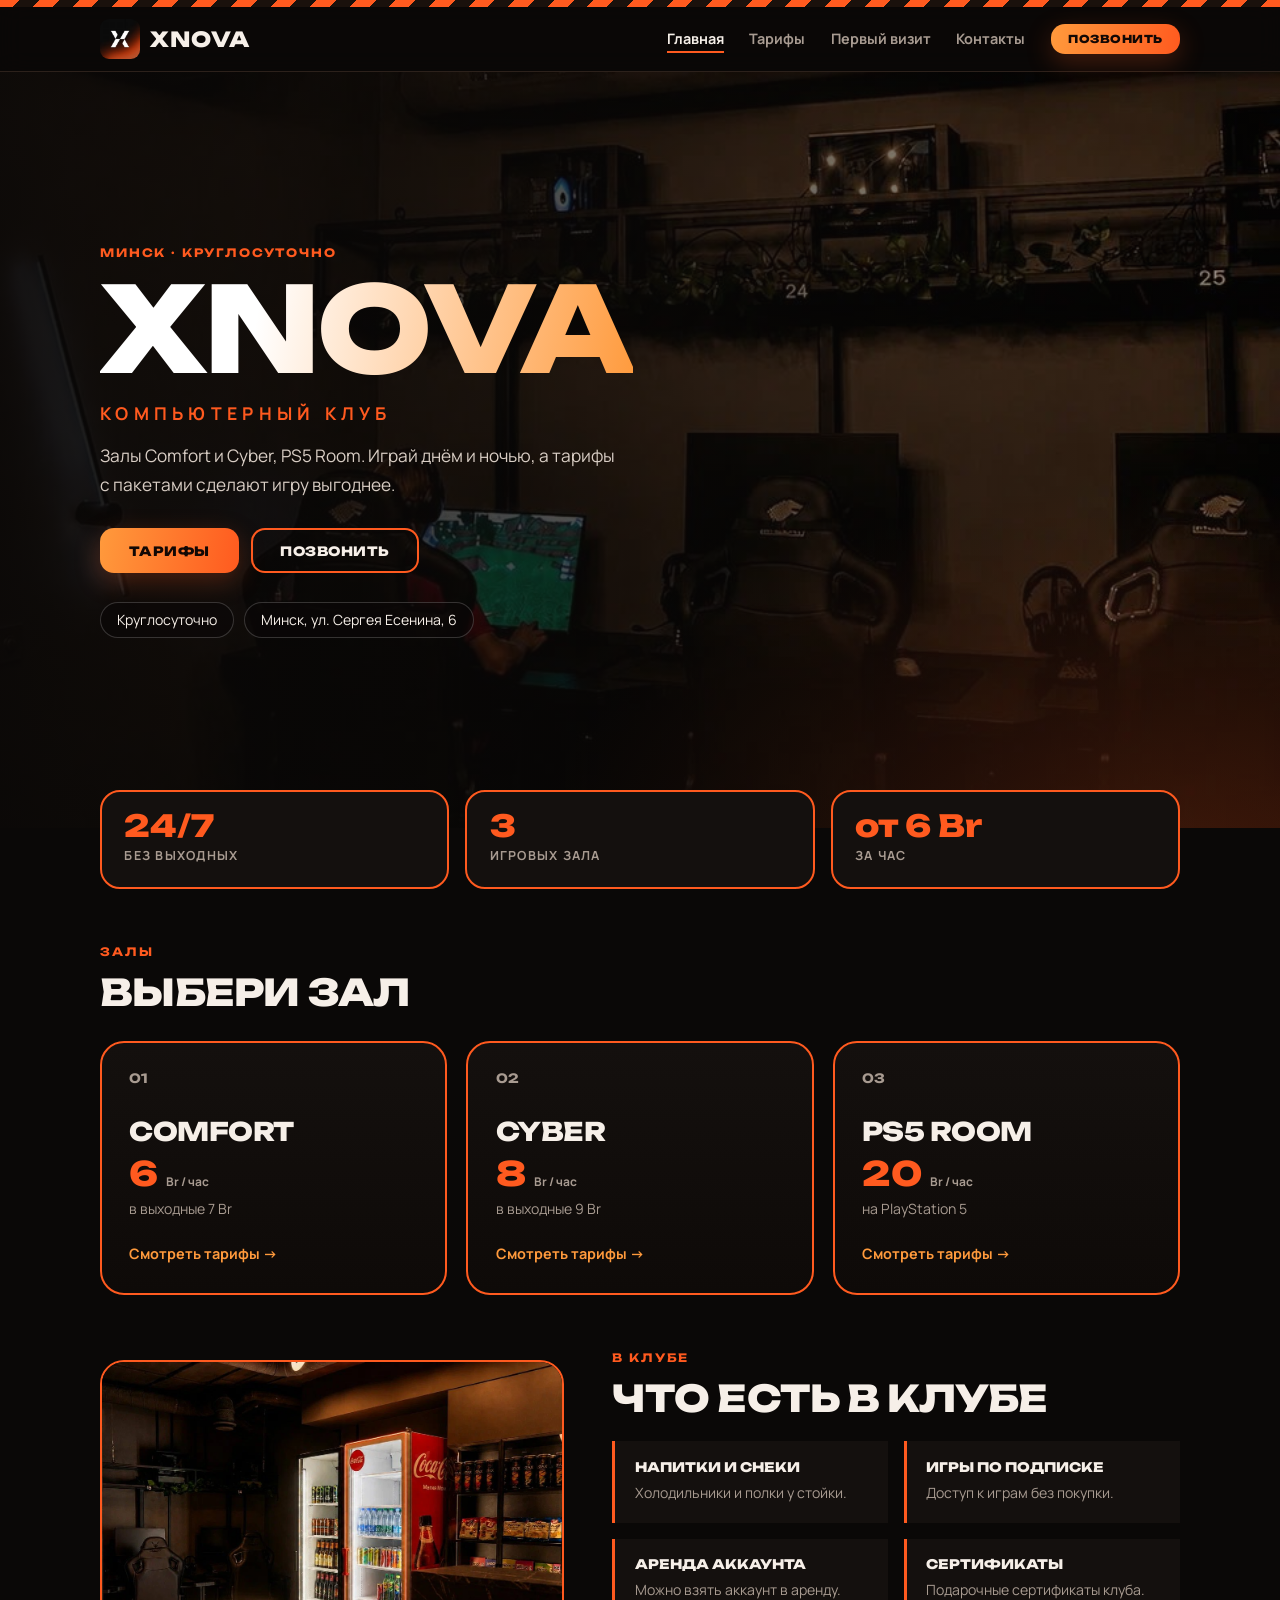
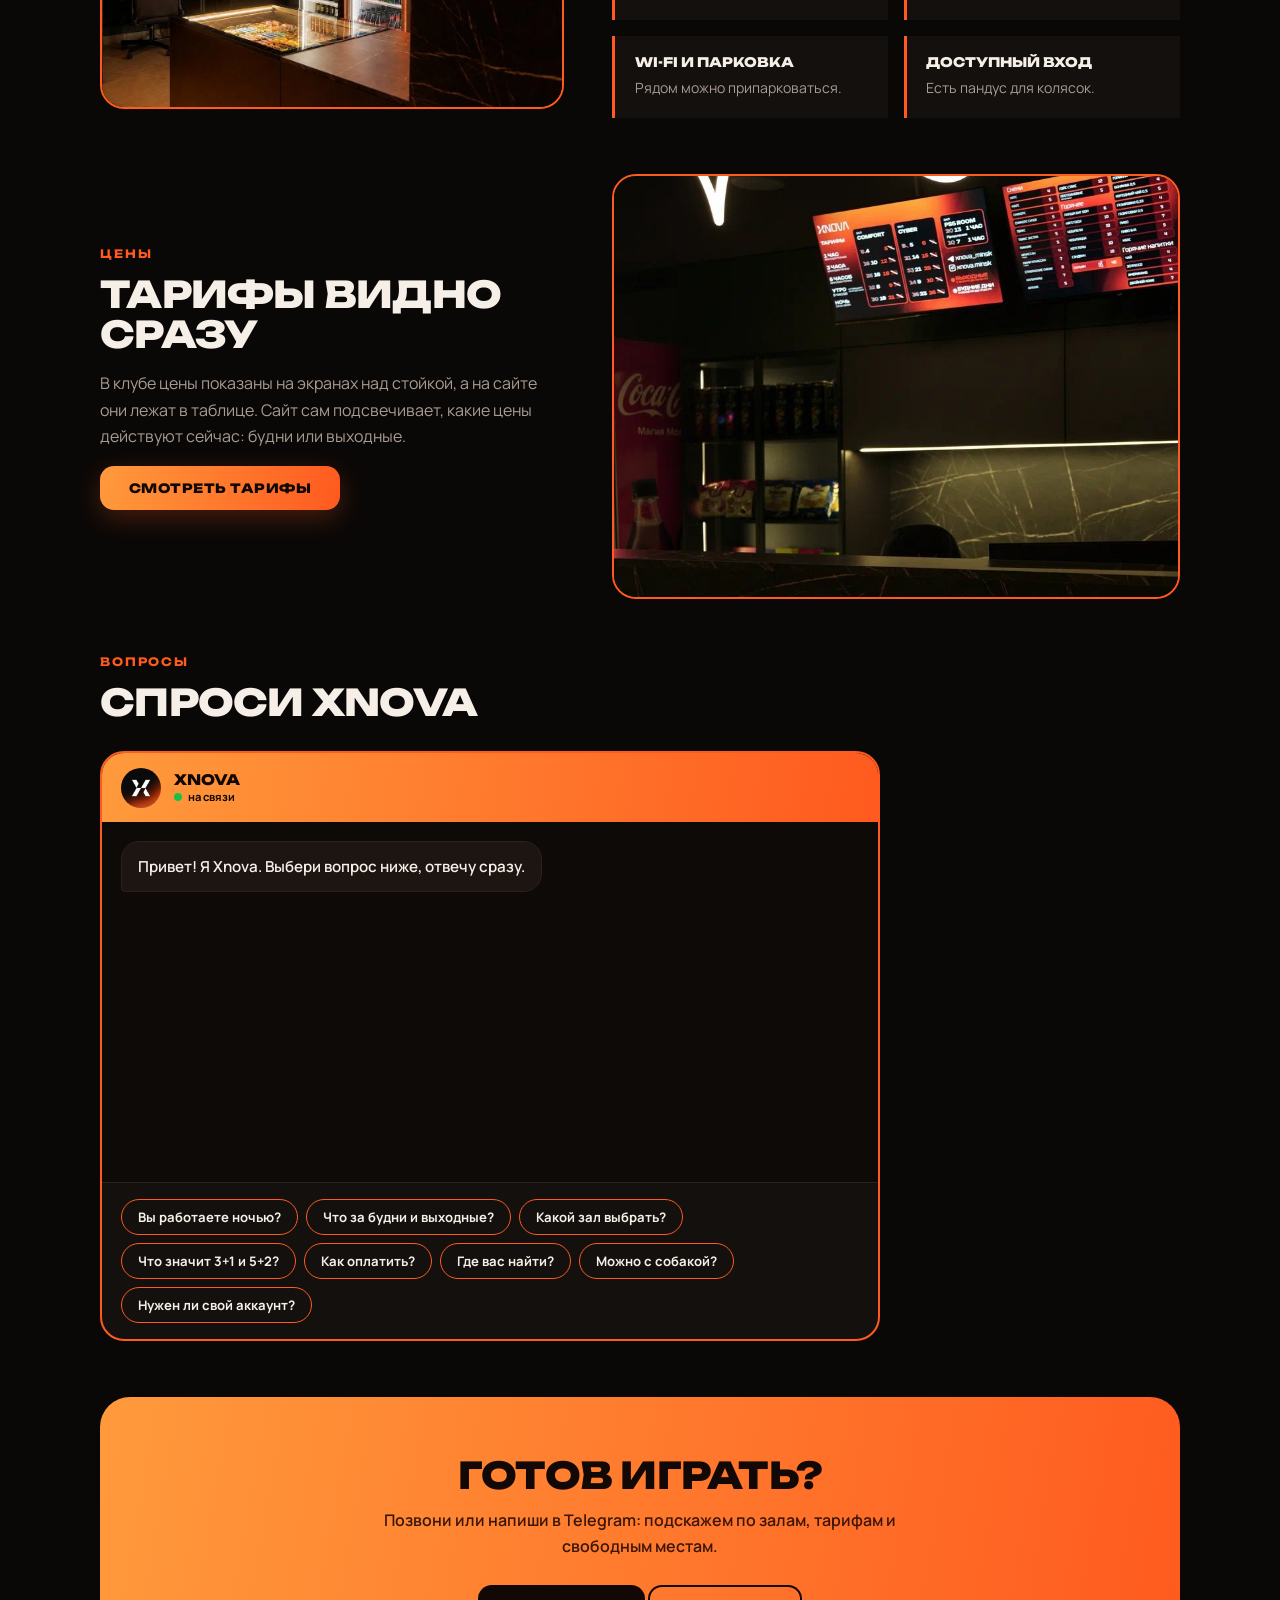
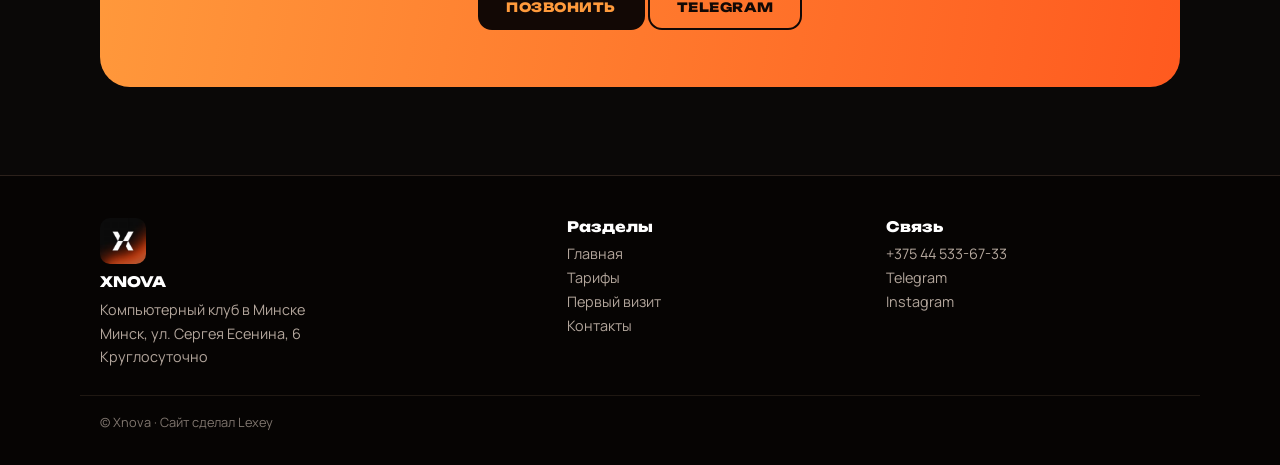
<file: index.html>
<!DOCTYPE html><html lang="ru"><head><meta charset="UTF-8"><meta name="viewport" content="width=device-width,initial-scale=1,viewport-fit=cover"><meta name="theme-color" content="#0a0807"><script>document.documentElement.className="js"</script><link rel="icon" href="favicon.ico" sizes="any"><link rel="icon" type="image/png" sizes="32x32" href="favicon-32.png"><link rel="icon" type="image/png" sizes="192x192" href="favicon-192.png"><link rel="apple-touch-icon" href="favicon-180.png"><link rel="preconnect" href="https://fonts.googleapis.com"><link rel="preconnect" href="https://fonts.gstatic.com" crossorigin><link href="https://fonts.googleapis.com/css2?family=Unbounded:wght@600;800&family=Manrope:wght@400;500;700;800&display=swap" rel="stylesheet"><link rel="stylesheet" href="css/style.css"><title>Xnova — компьютерный клуб в Минске, ул. Сергея Есенина, 6</title><meta name="description" content="Xnova — компьютерный клуб в Минске на Сергея Есенина, 6. Залы Comfort и Cyber, PS5 Room. Круглосуточно. Тарифы, как добраться, ответы на вопросы."></head><body><header id="site-header"></header>
<main><section class="hero" style="padding:0"><div class="wrap"><span class="eyebrow">Минск · Круглосуточно</span><h1><span>Xnova</span><small>Компьютерный клуб</small></h1><p>Залы Comfort и Cyber, PS5 Room. Играй днём и ночью, а тарифы с пакетами сделают игру выгоднее.</p><div class="acts"><a class="btn" href="prices.html">Тарифы</a><a class="btn ghost" data-tel href="#">Позвонить</a></div><div class="chips"><span data-site="hours"></span><span data-site="address"></span></div></div></section>
<div class="wrap"><div class="stats"><div class="stat"><b>24/7</b><span>без выходных</span></div><div class="stat"><b>3</b><span>игровых зала</span></div><div class="stat"><b>от <i data-from style="font-style:normal"></i> Br</b><span>за час</span></div></div></div>
<section><div class="wrap"><span class="eyebrow">Залы</span><h2>Выбери зал</h2><div class="grid3" id="halls"></div></div></section>
<section style="padding-top:0"><div class="wrap split"><div class="ph"><img src="images/bar.jpg" alt="Напитки и снеки в клубе" loading="lazy"></div><div><span class="eyebrow">В клубе</span><h2>Что есть в клубе</h2><div class="facts"><div><b>Напитки и снеки</b><span>Холодильники и полки у стойки.</span></div><div><b>Игры по подписке</b><span>Доступ к играм без покупки.</span></div><div><b>Аренда аккаунта</b><span>Можно взять аккаунт в аренду.</span></div><div><b>Сертификаты</b><span>Подарочные сертификаты клуба.</span></div><div><b>Wi-Fi и парковка</b><span>Рядом можно припарковаться.</span></div><div><b>Доступный вход</b><span>Есть пандус для колясок.</span></div></div></div></div></section>
<section style="padding-top:0"><div class="wrap split rev"><div class="ph"><img src="images/boards.jpg" style="--pos:50% 22%" alt="Экраны с тарифами над стойкой" loading="lazy"></div><div><span class="eyebrow">Цены</span><h2>Тарифы видно сразу</h2><p class="mut">В клубе цены показаны на экранах над стойкой, а на сайте они лежат в таблице. Сайт сам подсвечивает, какие цены действуют сейчас: будни или выходные.</p><p><a class="btn" href="prices.html">Смотреть тарифы</a></p></div></div></section>
<section style="padding-top:0"><div class="wrap"><span class="eyebrow">Вопросы</span><h2>Спроси Xnova</h2><div class="chat" id="chat"><div class="chead"><img src="images/logo-mark.png" alt="" width="40" height="40"><div>Xnova<small>на связи</small></div></div><div class="msgs"></div><div class="cps"></div></div></div></section>
<section style="padding-top:0"><div class="wrap"><div class="cta"><h2>Готов играть?</h2><p>Позвони или напиши в Telegram: подскажем по залам, тарифам и свободным местам.</p><a class="btn" data-tel href="#">Позвонить</a> <a class="btn ghost" data-tg href="#" target="_blank" rel="noopener">Telegram</a></div></div></section></main><footer id="site-footer"></footer><script src="js/data.js"></script><script src="js/main.js"></script></body></html>
</file>
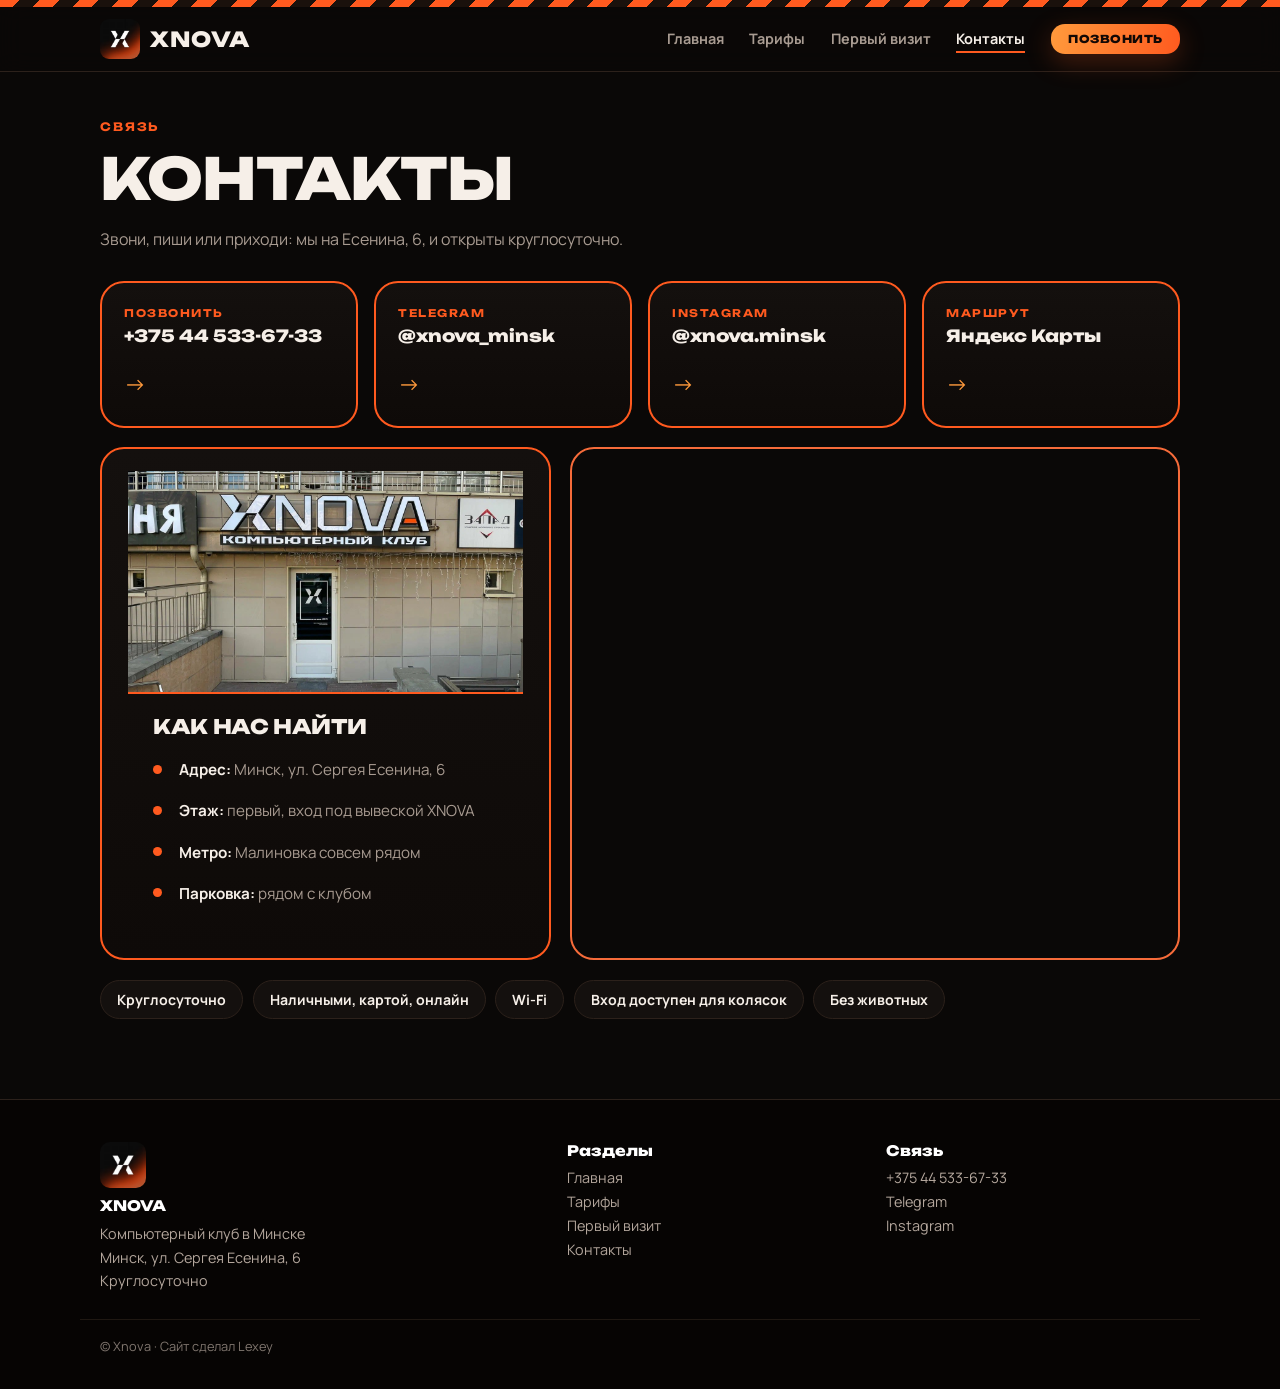
<file: contacts.html>
<!DOCTYPE html><html lang="ru"><head><meta charset="UTF-8"><meta name="viewport" content="width=device-width,initial-scale=1,viewport-fit=cover"><meta name="theme-color" content="#0a0807"><script>document.documentElement.className="js"</script><link rel="icon" href="favicon.ico" sizes="any"><link rel="icon" type="image/png" sizes="32x32" href="favicon-32.png"><link rel="icon" type="image/png" sizes="192x192" href="favicon-192.png"><link rel="apple-touch-icon" href="favicon-180.png"><link rel="preconnect" href="https://fonts.googleapis.com"><link rel="preconnect" href="https://fonts.gstatic.com" crossorigin><link href="https://fonts.googleapis.com/css2?family=Unbounded:wght@600;800&family=Manrope:wght@400;500;700;800&display=swap" rel="stylesheet"><link rel="stylesheet" href="css/style.css"><title>Контакты — Xnova, Минск</title><meta name="description" content="Xnova: Минск, ул. Сергея Есенина, 6, 1 этаж. Круглосуточно. Телефон, Telegram, Instagram, карта."></head><body><header id="site-header"></header>
<main><div class="wrap page"><span class="eyebrow">Связь</span><h1 class="big">Контакты</h1><p class="mut" style="max-width:560px">Звони, пиши или приходи: мы на Есенина, 6, и открыты круглосуточно.</p>
<div class="acts4"><a class="box act rv" data-tel href="#"><small>Позвонить</small><b data-site="phone"></b><span>→</span></a><a class="box act rv" data-tg href="#" target="_blank" rel="noopener"><small>Telegram</small><b>@xnova_minsk</b><span>→</span></a><a class="box act rv" data-ig href="#" target="_blank" rel="noopener"><small>Instagram</small><b>@xnova.minsk</b><span>→</span></a><a class="box act rv" data-map href="#" target="_blank" rel="noopener"><small>Маршрут</small><b>Яндекс Карты</b><span>→</span></a></div>
<div class="find"><div class="box"><img src="images/facade.jpg" alt="Вход в клуб Xnova" loading="lazy"><div class="in"><h3>Как нас найти</h3><ul class="path"><li><b>Адрес:</b> <span data-site="address"></span></li><li><b>Этаж:</b> первый, вход под вывеской XNOVA</li><li><b>Метро:</b> Малиновка совсем рядом</li><li><b>Парковка:</b> рядом с клубом</li></ul></div></div>
<iframe title="Карта: Xnova" loading="lazy" src="https://yandex.by/map-widget/v1/?ll=27.471748%2C53.849557&z=17&pt=27.471748%2C53.849557%2Cpm2rdm"></iframe></div>
<div class="infobar"><span>Круглосуточно</span><span>Наличными, картой, онлайн</span><span>Wi-Fi</span><span>Вход доступен для колясок</span><span>Без животных</span></div></div></main><footer id="site-footer"></footer><script src="js/data.js"></script><script src="js/main.js"></script></body></html>
</file>
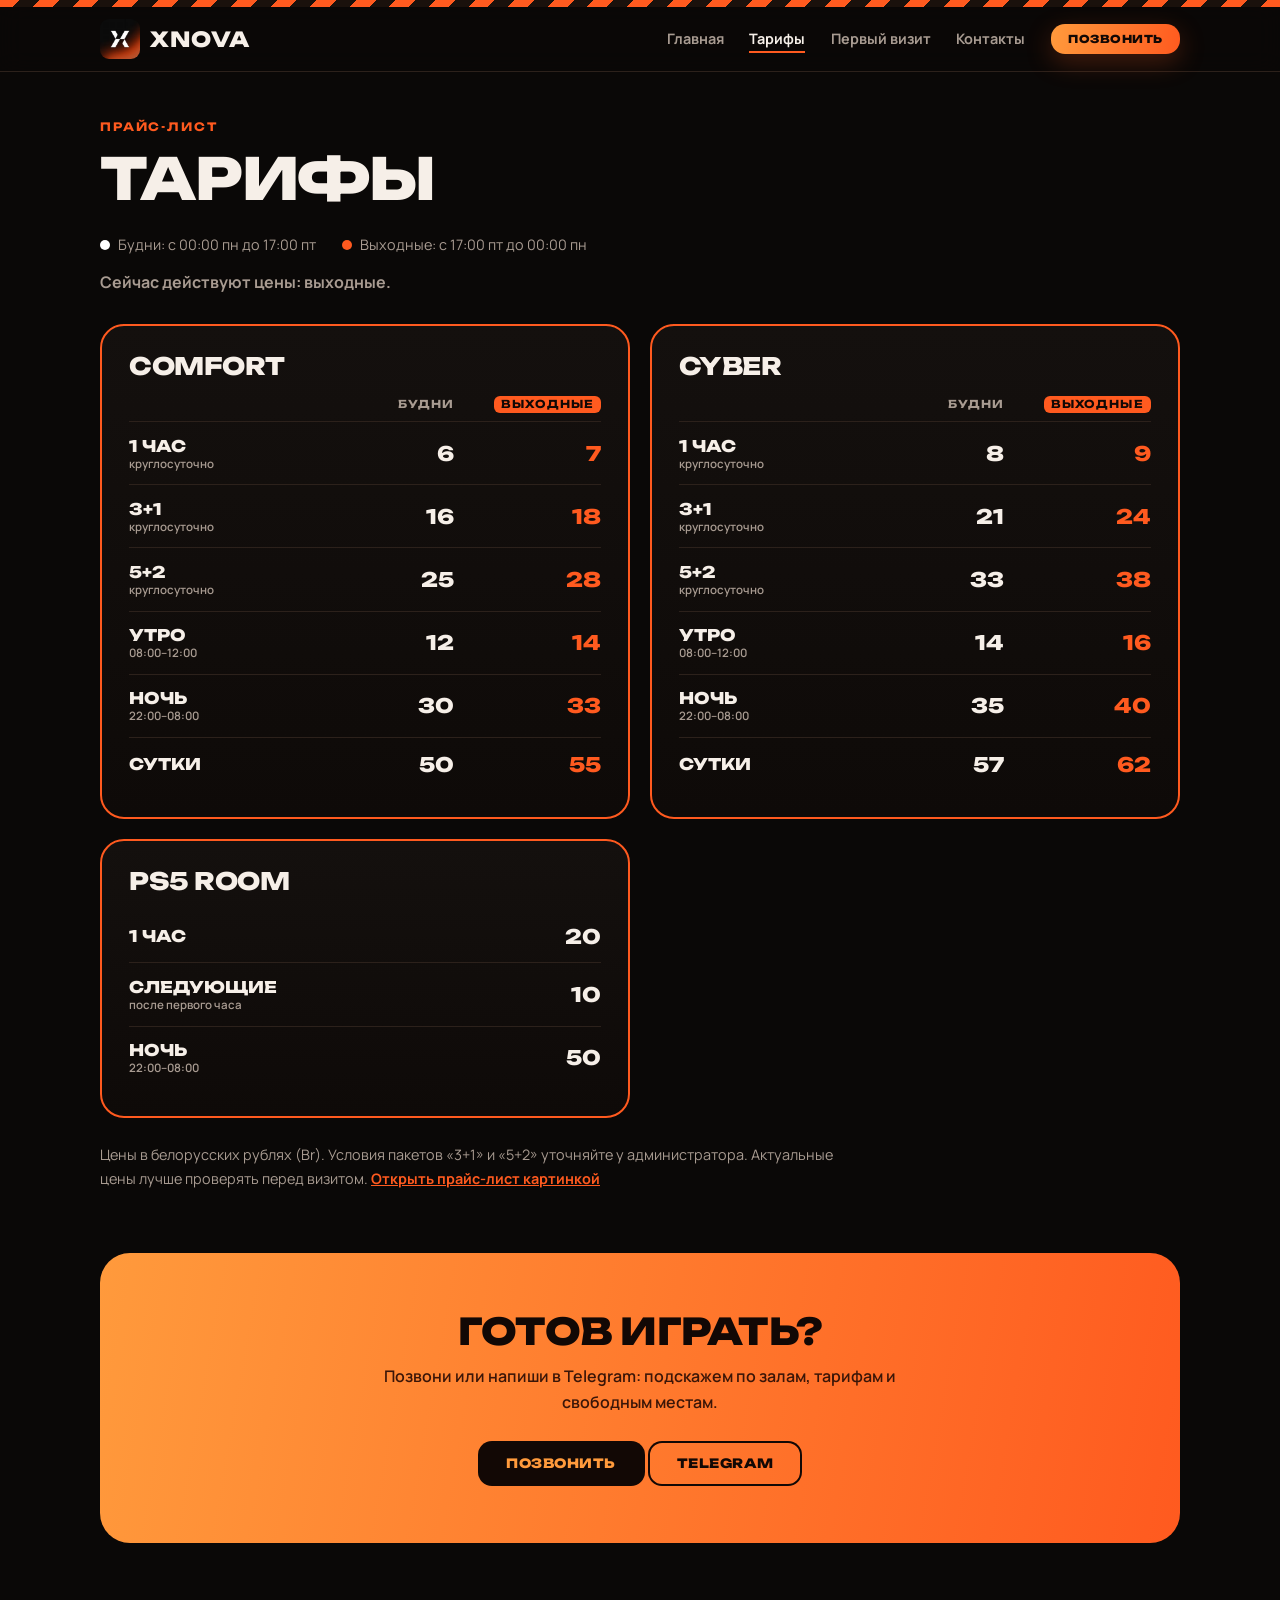
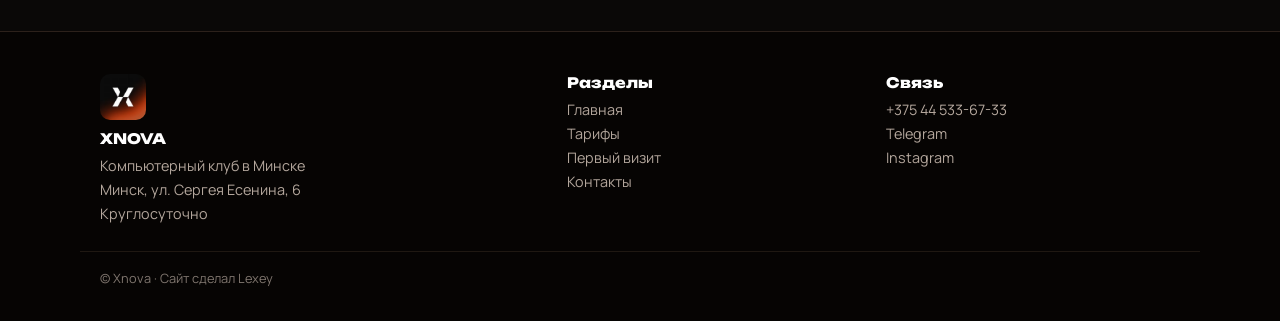
<file: prices.html>
<!DOCTYPE html><html lang="ru"><head><meta charset="UTF-8"><meta name="viewport" content="width=device-width,initial-scale=1,viewport-fit=cover"><meta name="theme-color" content="#0a0807"><script>document.documentElement.className="js"</script><link rel="icon" href="favicon.ico" sizes="any"><link rel="icon" type="image/png" sizes="32x32" href="favicon-32.png"><link rel="icon" type="image/png" sizes="192x192" href="favicon-192.png"><link rel="apple-touch-icon" href="favicon-180.png"><link rel="preconnect" href="https://fonts.googleapis.com"><link rel="preconnect" href="https://fonts.gstatic.com" crossorigin><link href="https://fonts.googleapis.com/css2?family=Unbounded:wght@600;800&family=Manrope:wght@400;500;700;800&display=swap" rel="stylesheet"><link rel="stylesheet" href="css/style.css"><title>Тарифы — Xnova, Минск</title><meta name="description" content="Тарифы компьютерного клуба Xnova в Минске: залы Comfort, Cyber и PS5 Room, цены в будни и выходные."></head><body><header id="site-header"></header>
<main><div class="wrap page"><span class="eyebrow">Прайс-лист</span><h1 class="big">Тарифы</h1><div class="legend"><span><i></i>Будни: с 00:00 пн до 17:00 пт</span><span><i class="o"></i>Выходные: с 17:00 пт до 00:00 пн</span></div><p id="now" class="mut" style="margin:.8rem 0 0;font-weight:700"></p><div class="tgrid" id="tariffs"></div>
<p class="note">Цены в белорусских рублях (Br). Условия пакетов «3+1» и «5+2» уточняйте у администратора. Актуальные цены лучше проверять перед визитом. <a href="images/price-list.jpg" data-zoom="images/price-list.jpg">Открыть прайс-лист картинкой</a></p></div><section style="padding-top:0"><div class="wrap"><div class="cta"><h2>Готов играть?</h2><p>Позвони или напиши в Telegram: подскажем по залам, тарифам и свободным местам.</p><a class="btn" data-tel href="#">Позвонить</a> <a class="btn ghost" data-tg href="#" target="_blank" rel="noopener">Telegram</a></div></div></section></main><footer id="site-footer"></footer><script src="js/data.js"></script><script src="js/main.js"></script></body></html>
</file>
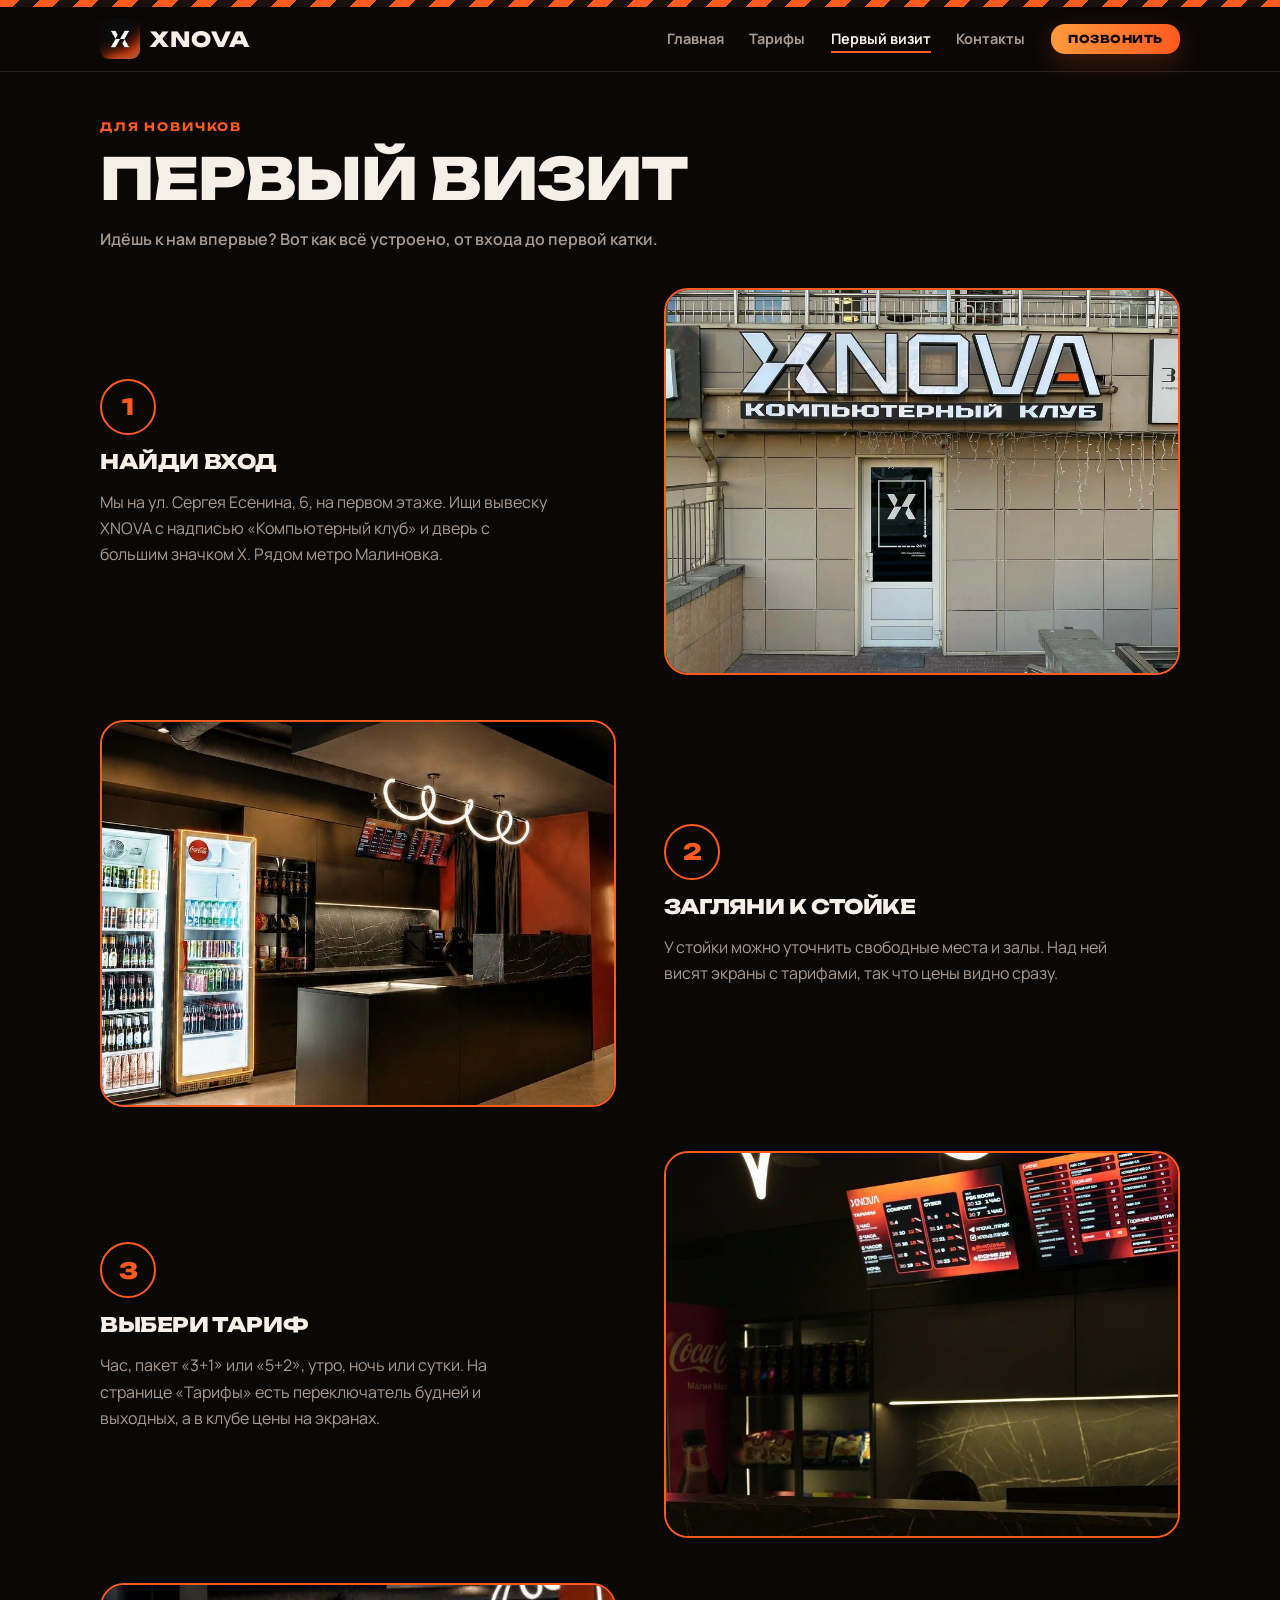
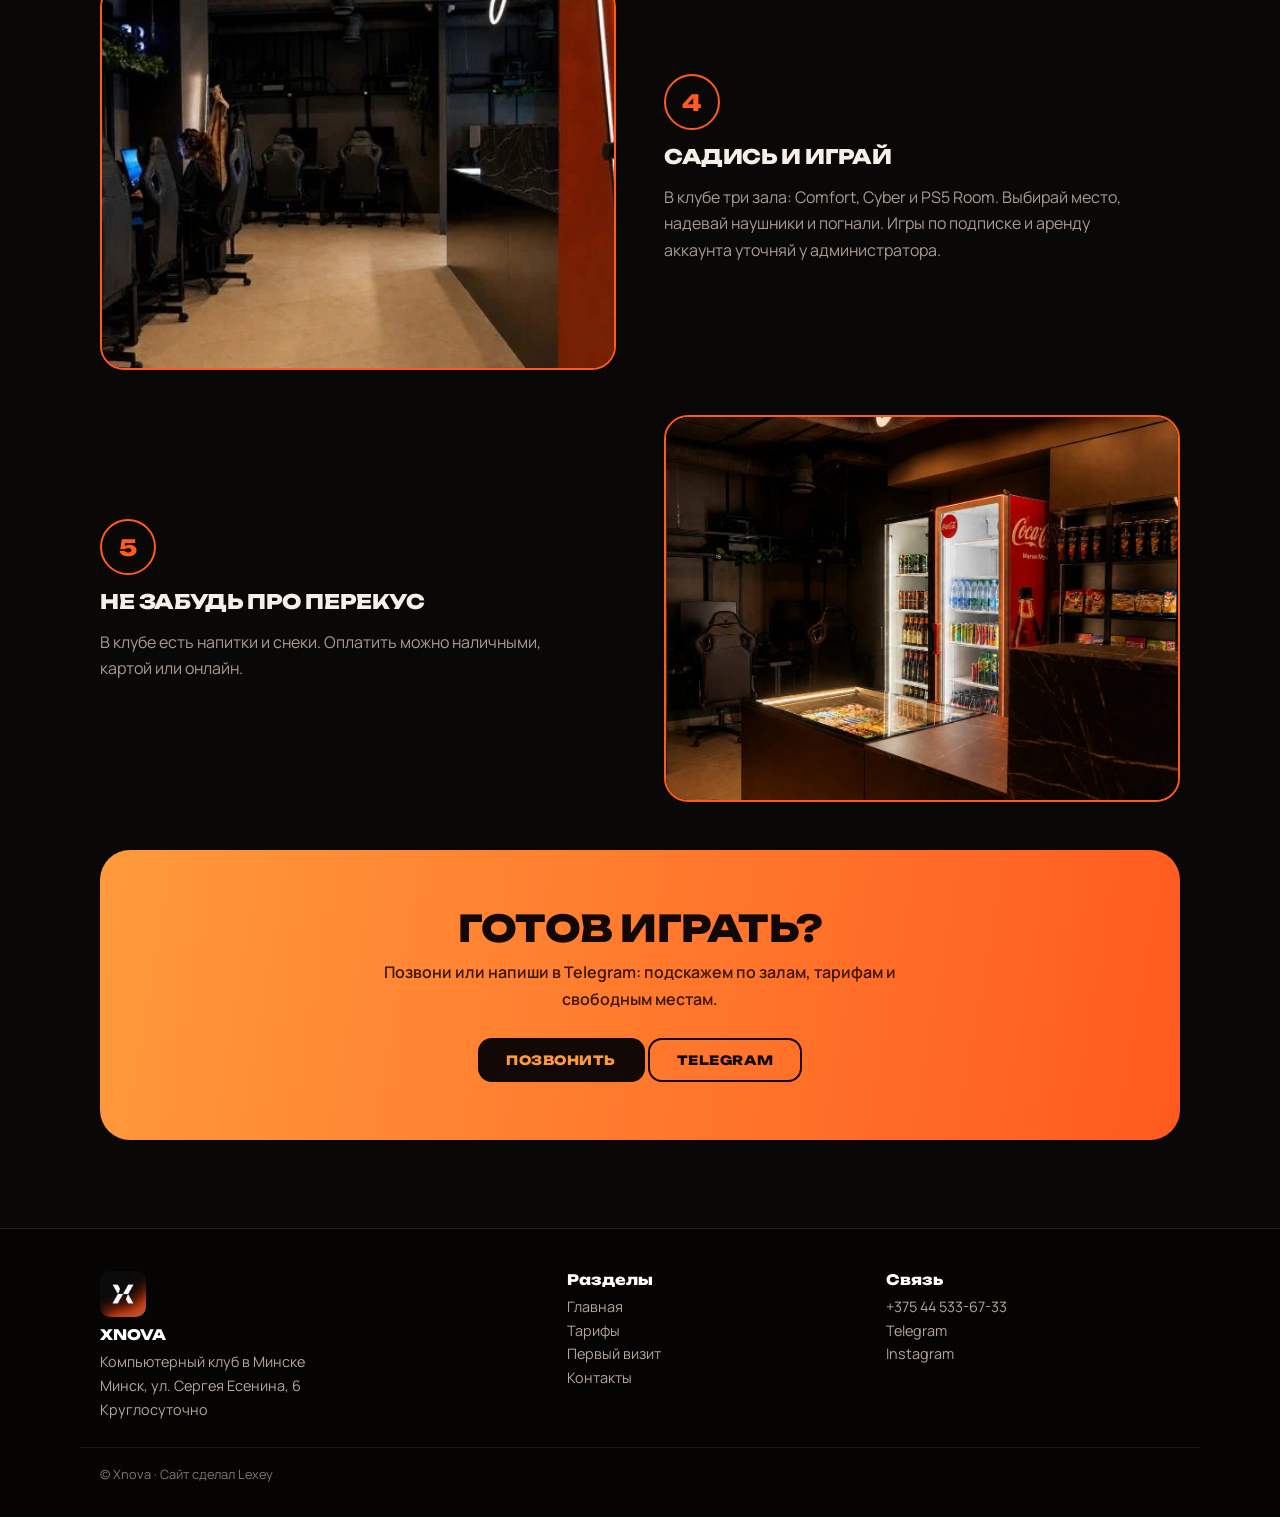
<file: visit.html>
<!DOCTYPE html><html lang="ru"><head><meta charset="UTF-8"><meta name="viewport" content="width=device-width,initial-scale=1,viewport-fit=cover"><meta name="theme-color" content="#0a0807"><script>document.documentElement.className="js"</script><link rel="icon" href="favicon.ico" sizes="any"><link rel="icon" type="image/png" sizes="32x32" href="favicon-32.png"><link rel="icon" type="image/png" sizes="192x192" href="favicon-192.png"><link rel="apple-touch-icon" href="favicon-180.png"><link rel="preconnect" href="https://fonts.googleapis.com"><link rel="preconnect" href="https://fonts.gstatic.com" crossorigin><link href="https://fonts.googleapis.com/css2?family=Unbounded:wght@600;800&family=Manrope:wght@400;500;700;800&display=swap" rel="stylesheet"><link rel="stylesheet" href="css/style.css"><title>Первый визит — Xnova, Минск</title><meta name="description" content="Как попасть в компьютерный клуб Xnova в Минске в первый раз: где вход, как выбрать зал и тариф, что есть в клубе."></head><body><header id="site-header"></header>
<main><div class="wrap page"><span class="eyebrow">Для новичков</span><h1 class="big">Первый визит</h1><p class="mut lede" style="font-weight:600;max-width:560px">Идёшь к нам впервые? Вот как всё устроено, от входа до первой катки.</p>
<div class="steps"><div class="step"><div><span class="nm">1</span><h3>Найди вход</h3><p>Мы на ул. Сергея Есенина, 6, на первом этаже. Ищи вывеску XNOVA с надписью «Компьютерный клуб» и дверь с большим значком X. Рядом метро Малиновка.</p></div><div class="ph"><img src="images/facade.jpg" alt="Вход в клуб Xnova" loading="lazy"></div></div>
<div class="step"><div><span class="nm">2</span><h3>Загляни к стойке</h3><p>У стойки можно уточнить свободные места и залы. Над ней висят экраны с тарифами, так что цены видно сразу.</p></div><div class="ph"><img src="images/reception.jpg" style="--pos:50% 60%" alt="Стойка администратора" loading="lazy"></div></div>
<div class="step"><div><span class="nm">3</span><h3>Выбери тариф</h3><p>Час, пакет «3+1» или «5+2», утро, ночь или сутки. На странице «Тарифы» есть переключатель будней и выходных, а в клубе цены на экранах.</p></div><div class="ph"><img src="images/boards.jpg" style="--pos:50% 22%" alt="Экраны с тарифами" loading="lazy"></div></div>
<div class="step"><div><span class="nm">4</span><h3>Садись и играй</h3><p>В клубе три зала: Comfort, Cyber и PS5 Room. Выбирай место, надевай наушники и погнали. Игры по подписке и аренду аккаунта уточняй у администратора.</p></div><div class="ph"><img src="images/interior.jpg" alt="Зал клуба" loading="lazy"></div></div>
<div class="step"><div><span class="nm">5</span><h3>Не забудь про перекус</h3><p>В клубе есть напитки и снеки. Оплатить можно наличными, картой или онлайн.</p></div><div class="ph"><img src="images/bar.jpg" alt="Напитки и снеки" loading="lazy"></div></div></div></div><section style="padding-top:0"><div class="wrap"><div class="cta"><h2>Готов играть?</h2><p>Позвони или напиши в Telegram: подскажем по залам, тарифам и свободным местам.</p><a class="btn" data-tel href="#">Позвонить</a> <a class="btn ghost" data-tg href="#" target="_blank" rel="noopener">Telegram</a></div></div></section></main><footer id="site-footer"></footer><script src="js/data.js"></script><script src="js/main.js"></script></body></html>
</file>
<file: css/style.css>
:root{--bg:#0a0807;--sf:#14100e;--sf2:#1c1511;--ink:#f6efe8;--mut:#a89b91;--line:#2c211b;--o:#ff5a1f;--o2:#ff9a3c;--grad:linear-gradient(100deg,var(--o2),var(--o));--fd:"Unbounded","Arial Black",system-ui,sans-serif}
*{box-sizing:border-box}html{scroll-behavior:smooth;background:var(--bg);-webkit-text-size-adjust:100%}
body{margin:0;font:16px/1.65 "Manrope",system-ui,-apple-system,"Segoe UI",Roboto,sans-serif;background:var(--bg);color:var(--ink)}
body::before{content:"";position:fixed;inset:0;z-index:-1;pointer-events:none;background:radial-gradient(800px 520px at 100% 100%,#ff5a1f2e,transparent 70%),radial-gradient(600px 420px at 0 0,#ff5a1f12,transparent 70%)}
img{max-width:100%;display:block}a{color:inherit;-webkit-tap-highlight-color:transparent;touch-action:manipulation}h1,h2,h3{font-family:var(--fd);font-weight:800;line-height:1.1;margin:0 0 .7rem;letter-spacing:-.02em;text-transform:uppercase}
h2{font-size:clamp(1.5rem,4.4vw,2.3rem)}h3{font-size:1.25rem}.wrap{max-width:1120px;margin:0 auto;padding:0 1.25rem}section{padding:3.5rem 0}.mut{color:var(--mut)}
.eyebrow{display:block;font:700 .72rem var(--fd);letter-spacing:.16em;text-transform:uppercase;color:var(--o);margin-bottom:.8rem}
main{position:relative;overflow-x:clip;animation:pg .5s ease both}@keyframes pg{from{opacity:0;transform:translateY(8px)}}body.leave main{opacity:0;transition:opacity .2s}
.js .rv{opacity:0;transform:translateY(22px);transition:opacity .6s ease,transform .6s ease,border-color .25s,box-shadow .25s}.js .rv.in{opacity:1;transform:none}
header{position:sticky;top:0;z-index:20;background:#0a0807e6;backdrop-filter:blur(12px);-webkit-backdrop-filter:blur(12px);border-bottom:1px solid var(--line);padding-top:env(safe-area-inset-top,0)}
.stripe{height:7px;background:repeating-linear-gradient(135deg,var(--o) 0 14px,#1a110c 14px 28px)}
.bar{display:flex;align-items:center;gap:1rem;height:64px}.logo{display:flex;align-items:center;gap:.65rem;text-decoration:none;font:800 1.3rem var(--fd);letter-spacing:.04em}.logo img{border-radius:9px}
nav{display:flex;gap:1.6rem;align-items:center;margin-left:auto}nav a{text-decoration:none;font-weight:700;font-size:.9rem;color:var(--mut);transition:color .2s}nav a:hover,nav a.on{color:var(--ink)}nav a.on:not(.btn){box-shadow:0 2px 0 var(--o)}nav a.btn{color:#120805}
#burger{display:none;margin-left:auto;background:none;border:0;width:44px;height:44px;color:#fff;cursor:pointer;place-items:center}#burger i{display:block;width:22px;height:2px;background:currentColor;margin:2.5px 0}
.btn{display:inline-block;background:var(--grad);color:#120805!important;padding:.9rem 1.8rem;border-radius:14px;font:800 .8rem var(--fd);text-transform:uppercase;letter-spacing:.04em;text-decoration:none;border:0;box-shadow:0 8px 26px #ff5a1f40;transition:transform .2s,box-shadow .2s;cursor:pointer}.btn:hover{transform:translateY(-2px);box-shadow:0 12px 34px #ff5a1f66}
.btn.ghost{background:none;color:var(--ink)!important;box-shadow:inset 0 0 0 2px var(--o)}.btn.sm{padding:.5rem 1.1rem;font-size:.68rem}.acts{display:flex;gap:.8rem;flex-wrap:wrap;margin:1.8rem 0 0}
.hero{position:relative;min-height:84vh;display:flex;align-items:center;background:linear-gradient(90deg,#0a0807f2 0%,#0a0807b3 45%,#0a080755 100%),radial-gradient(900px 600px at 90% 110%,#ff5a1f66,transparent 70%),url(../images/hall.jpg) center 72%/cover}
.hero .wrap{width:100%;padding-top:3rem;padding-bottom:4rem}.hero h1{font-size:clamp(3rem,13vw,7.4rem);line-height:.95;margin:.6rem 0 1rem}.hero h1 span{background:linear-gradient(100deg,#fff 30%,var(--o2));-webkit-background-clip:text;background-clip:text;color:transparent}
.hero h1 small{display:block;font:700 clamp(.8rem,2.2vw,1.1rem) "Manrope",sans-serif;letter-spacing:.3em;color:var(--o);margin-top:1rem}.hero p{max-width:520px;color:#d8cdc4;font-size:1.08rem}
.chips{display:flex;gap:.6rem;flex-wrap:wrap;margin-top:1.8rem;font-size:.88rem}.chips span{border:1px solid #ffffff2e;border-radius:999px;padding:.35rem 1rem;background:#0a080799}
.stats{display:grid;grid-template-columns:repeat(3,1fr);gap:1rem;margin-top:-2.4rem;position:relative;z-index:2}.stat{border:2px solid var(--o);border-radius:20px;padding:1.2rem 1.4rem;background:var(--sf)}.stat b{display:block;font:800 1.9rem/1 var(--fd);color:var(--o)}.stat span{font-size:.78rem;color:var(--mut);letter-spacing:.1em;text-transform:uppercase;font-weight:700}
.box{border:2px solid var(--o);border-radius:24px;background:linear-gradient(180deg,var(--sf),#0e0a08);padding:1.7rem}
.grid3{display:grid;grid-template-columns:repeat(3,1fr);gap:1.2rem;margin-top:1.8rem}.hall{text-decoration:none;display:flex;flex-direction:column}.hall .no{font:700 .8rem var(--fd);color:var(--mut)}.hall h3{font-size:1.6rem;margin:2rem 0 .4rem}.hall b{font:800 2.1rem var(--fd);color:var(--o)}.hall small{font:700 .75rem "Manrope",sans-serif;color:var(--mut)}.hall p{font-size:.88rem;color:var(--mut);margin:.2rem 0 0}.hall em{margin-top:1.4rem;font-style:normal;font-weight:700;font-size:.9rem;color:var(--o2)}
.js .box.in:hover{transform:translateY(-5px);box-shadow:0 14px 40px #ff5a1f33}
.ph{border:2px solid var(--o);border-radius:24px;overflow:hidden;background:var(--sf)}.ph img{width:100%;height:100%;object-fit:cover;object-position:var(--pos,center)}
.split{display:grid;grid-template-columns:.9fr 1.1fr;gap:3rem;align-items:center}.split .ph{aspect-ratio:4/3}.rev .ph{order:2}
.facts{display:grid;grid-template-columns:1fr 1fr;gap:1rem;margin-top:1.4rem}.facts div{padding:1.1rem 1.2rem;border-left:3px solid var(--o);background:var(--sf)}.facts b{display:block;font:800 .82rem var(--fd);text-transform:uppercase;margin-bottom:.25rem}.facts span{color:var(--mut);font-size:.88rem}
.chat{max-width:780px;margin-top:1.8rem;border:2px solid var(--o);border-radius:24px;background:var(--sf);overflow:hidden}.chead{background:var(--grad);color:#120805;padding:.9rem 1.2rem;display:flex;align-items:center;gap:.8rem;font:800 .9rem var(--fd);text-transform:uppercase}.chead img{border-radius:50%}.chead small{display:block;font:700 .7rem "Manrope",sans-serif;text-transform:none;letter-spacing:0}.chead small::before{content:"";display:inline-block;width:8px;height:8px;border-radius:50%;background:#1bbf4c;margin-right:.4rem}
.msgs{height:360px;overflow-y:auto;padding:1.2rem;display:flex;flex-direction:column;gap:.7rem;background:#0e0a08}.m{max-width:84%;padding:.75rem 1rem;font-weight:600;font-size:.95rem;animation:pop .25s ease both}@keyframes pop{from{opacity:0;transform:translateY(8px) scale(.96)}}
.m.bot{background:var(--sf2);border:1px solid var(--line);border-radius:18px 18px 18px 4px;align-self:flex-start}.m.me{background:var(--grad);color:#120805;border-radius:18px 18px 4px 18px;align-self:flex-end}.typing{display:flex;gap:5px;padding:.9rem 1.1rem}.typing i{width:8px;height:8px;border-radius:50%;background:var(--o);animation:dot 1s infinite}.typing i:nth-child(2){animation-delay:.15s}.typing i:nth-child(3){animation-delay:.3s}@keyframes dot{50%{transform:translateY(-5px);opacity:.4}}
.cps{display:flex;flex-wrap:wrap;gap:.5rem;padding:1rem 1.2rem;border-top:1px solid var(--line)}.cps button{font:700 .82rem "Manrope",sans-serif;color:var(--ink);background:none;border:1px solid var(--o);border-radius:999px;padding:.5rem 1rem;cursor:pointer;transition:background-color .15s,color .15s}.cps button:hover{background:var(--o);color:#120805}.cps .rs{background:var(--o);color:#120805}
.cta{background:var(--grad);color:#120805;border-radius:30px;padding:3.6rem 1.5rem;text-align:center}.cta h2{color:#120805}.cta p{max-width:520px;margin:0 auto 1.6rem;color:#3b1608;font-weight:600}.cta .btn{background:#120805;color:var(--o2)!important;box-shadow:none}.cta .btn.ghost{background:none;color:#120805!important;box-shadow:inset 0 0 0 2px #120805}
.legend{display:flex;gap:1.6rem;flex-wrap:wrap;margin-top:1.4rem;font-size:.9rem;color:var(--mut)}.legend i{display:inline-block;width:10px;height:10px;border-radius:50%;margin-right:.5rem;background:#fff}.legend i.o{background:var(--o)}
.tgrid{display:grid;grid-template-columns:repeat(2,1fr);gap:1.2rem;margin-top:1.8rem;align-items:start}.tcard h3{font-size:1.5rem;margin-bottom:1rem}.th,.tr{display:grid;grid-template-columns:1.3fr 1fr 1fr;gap:.6rem;align-items:center}.tcard.single .th{display:none}.tcard.single .tr{grid-template-columns:1.6fr 1fr}.th{font:700 .68rem var(--fd);text-transform:uppercase;letter-spacing:.1em;color:var(--mut);padding-bottom:.5rem;border-bottom:1px solid var(--line)}.th .we,.tr .we{color:var(--o)}.th span:nth-child(n+2),.tr b{text-align:right}.th .cur{color:#120805;background:var(--o);border-radius:6px;padding:.1rem .45rem;justify-self:end}
.tr{padding:.85rem 0;border-bottom:1px solid var(--line)}.tr:last-child{border:0}.tl{font:800 1rem var(--fd);text-transform:uppercase}.tl small{display:block;font:600 .72rem "Manrope",sans-serif;color:var(--mut);text-transform:none;letter-spacing:0}.tr b{font:800 1.25rem var(--fd)}.tr b.we{color:var(--o)}
.note{margin-top:1.6rem;color:var(--mut);font-size:.9rem;max-width:760px}.note a{color:var(--o);font-weight:700}
.steps{margin-top:2.2rem;display:grid;gap:2.8rem}.step{display:grid;grid-template-columns:1fr 1fr;gap:3rem;align-items:center}.step:nth-child(even) .ph{order:-1}.step .ph{aspect-ratio:4/3}.nm{display:inline-grid;place-items:center;width:56px;height:56px;border-radius:50%;border:2px solid var(--o);font:800 1.4rem var(--fd);color:var(--o);margin-bottom:1rem}.step p{max-width:460px;color:var(--mut)}
.acts4{display:grid;grid-template-columns:repeat(4,1fr);gap:1rem;margin-top:1.8rem}.act{text-decoration:none;display:flex;flex-direction:column;gap:.3rem;padding:1.4rem}.act small{font:700 .66rem var(--fd);letter-spacing:.14em;text-transform:uppercase;color:var(--o)}.act b{font:800 1.05rem var(--fd);word-break:break-word}.act span{margin-top:auto;padding-top:1rem;color:var(--o2);font-size:1.4rem}
.find{display:grid;grid-template-columns:.85fr 1.15fr;gap:1.2rem;margin-top:1.2rem}.find .box{padding:0;overflow:hidden;display:flex;flex-direction:column}.find .box img{width:100%;aspect-ratio:16/9;object-fit:cover;border-bottom:2px solid var(--o)}.find .in{padding:1.4rem 1.6rem}.path{margin:.6rem 0 0;padding:0;list-style:none}.path li{padding:.5rem 0 .5rem 1.6rem;position:relative;color:var(--mut);font-size:.95rem}.path li::before{content:"";position:absolute;left:0;top:.95rem;width:9px;height:9px;border-radius:50%;background:var(--o)}.path b{color:var(--ink)}
.find iframe{width:100%;height:100%;min-height:420px;border:2px solid var(--o);border-radius:24px;filter:invert(.92) hue-rotate(180deg)}.infobar{display:flex;flex-wrap:wrap;gap:.6rem;margin-top:1.2rem}.infobar span{border:1px solid var(--line);background:var(--sf);border-radius:999px;padding:.45rem 1rem;font-size:.88rem;font-weight:700}
.page{padding-top:3rem;padding-bottom:3rem}.big{font-size:clamp(2rem,7vw,3.6rem)}
#lb{position:fixed;inset:0;background:#000d;display:none;place-items:center;z-index:50;padding:1rem;cursor:zoom-out}#lb.on{display:grid}#lb img{max-height:92vh;border-radius:12px}
footer{border-top:1px solid var(--line);background:#060403;color:#b3a69c;padding:2.6rem 0 2rem;font-size:.9rem;margin-top:2rem}.foot{display:grid;grid-template-columns:1.5fr 1fr 1fr;gap:1.6rem}footer a{text-decoration:none}footer a:hover{color:var(--o)}footer b{display:block;color:#fff;font:800 .9rem var(--fd);margin-bottom:.4rem}.foot img{border-radius:10px;margin-bottom:.6rem}.copy{margin-top:1.6rem;padding-top:1rem;border-top:1px solid var(--line);font-size:.8rem;opacity:.7}
@media(max-width:900px){.grid3,.tgrid,.split,.step,.find,.foot{grid-template-columns:1fr;gap:1.4rem}.acts4{grid-template-columns:1fr 1fr}.stats{margin-top:-1.6rem}.stat b{font-size:1.3rem}.stat span{font-size:.62rem}.stat{padding:1rem}.rev .ph,.step:nth-child(even) .ph{order:0}.find iframe{min-height:340px}}
@media(max-width:640px){section{padding:2.6rem 0}#burger{display:grid}nav{display:none;position:absolute;left:0;right:0;top:calc(71px + env(safe-area-inset-top,0px));background:var(--bg);border-bottom:1px solid var(--line);flex-direction:column;align-items:flex-start;padding:1rem 1.25rem;margin:0}nav.open{display:flex}
.hero{min-height:74vh;background:linear-gradient(180deg,#0a080799,#0a0807f0),radial-gradient(700px 500px at 80% 110%,#ff5a1f66,transparent 70%),url(../images/hall.jpg) 55% 70%/cover}.acts .btn{flex:1 1 100%;text-align:center}.facts{grid-template-columns:1fr}.box{padding:1.3rem}.tr b{font-size:1.05rem}.tl{font-size:.85rem}.cta{padding:2.6rem 1.2rem}.msgs{height:320px}.acts4{grid-template-columns:1fr}}
@media(hover:none){.js .box.in:hover{transform:none}}
@media(prefers-reduced-motion:reduce){*{animation:none!important;transition:none!important}.js .rv{opacity:1;transform:none}}
</file>
